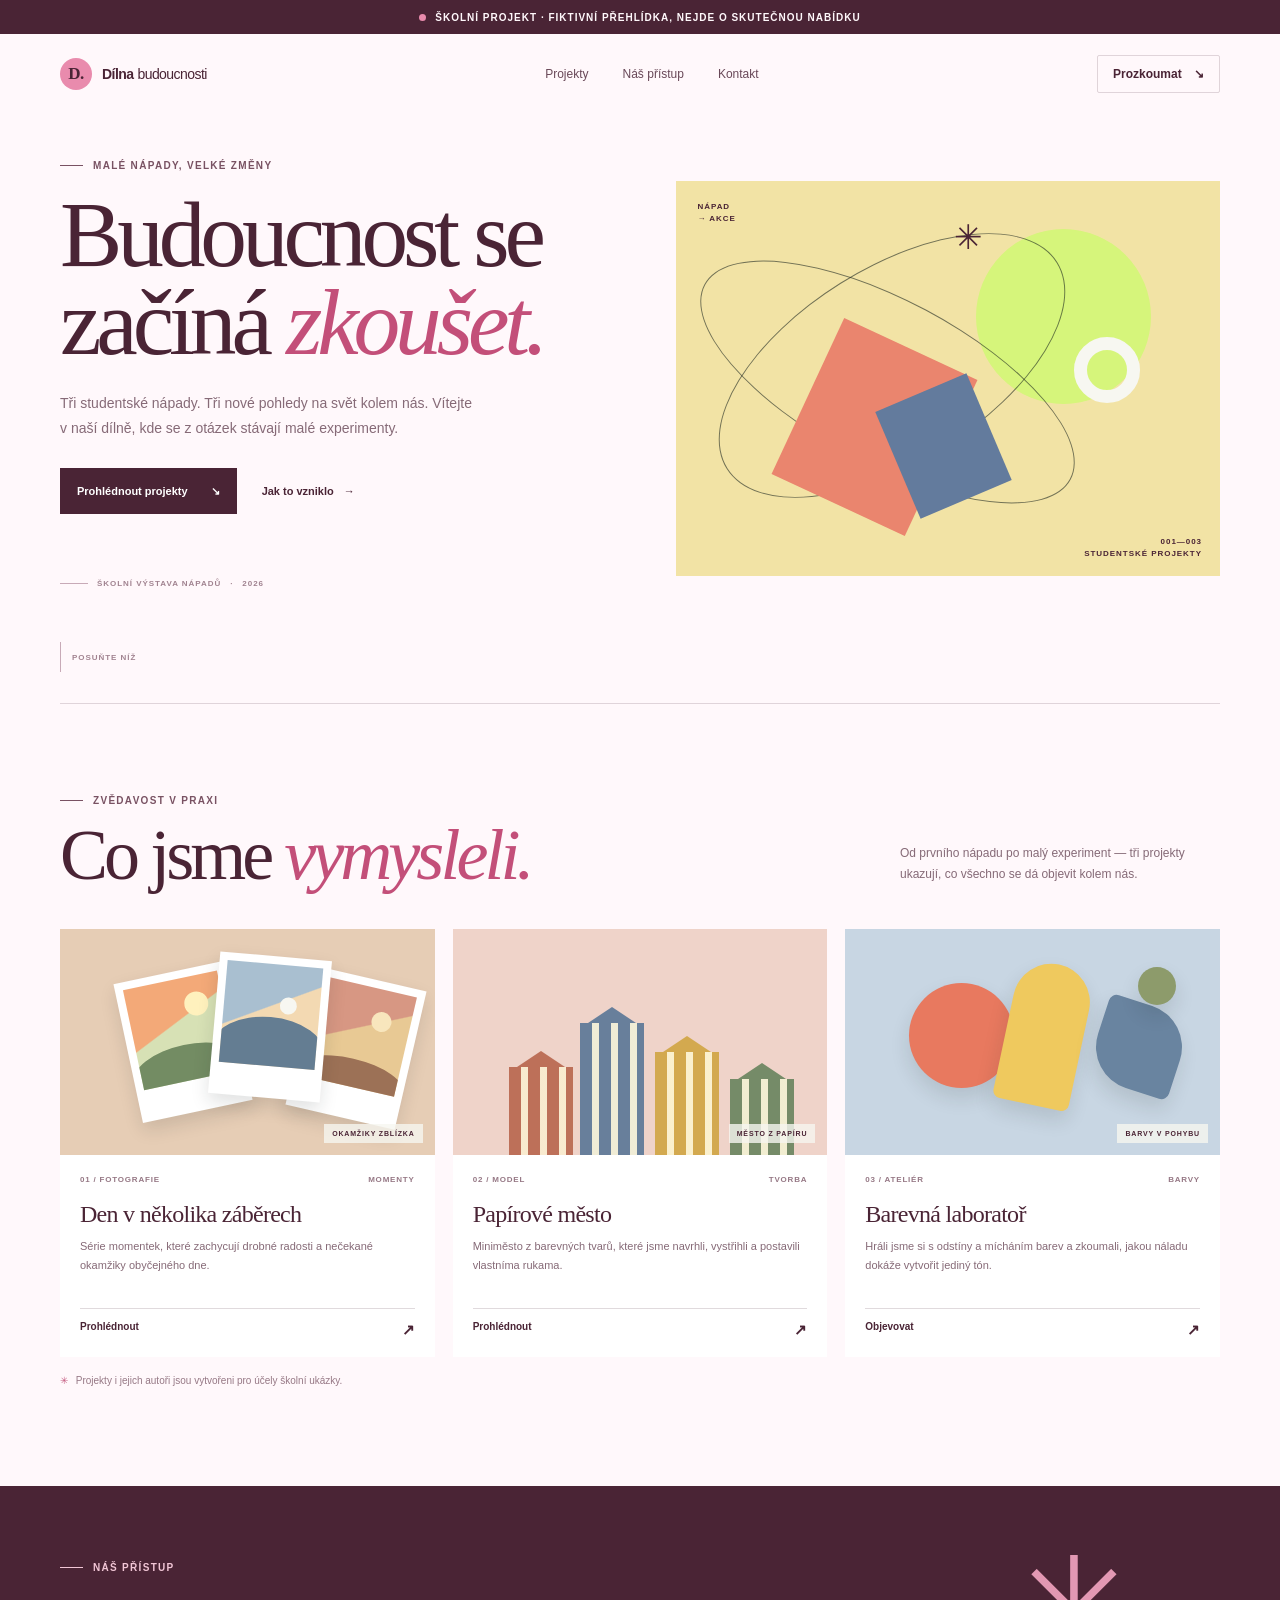
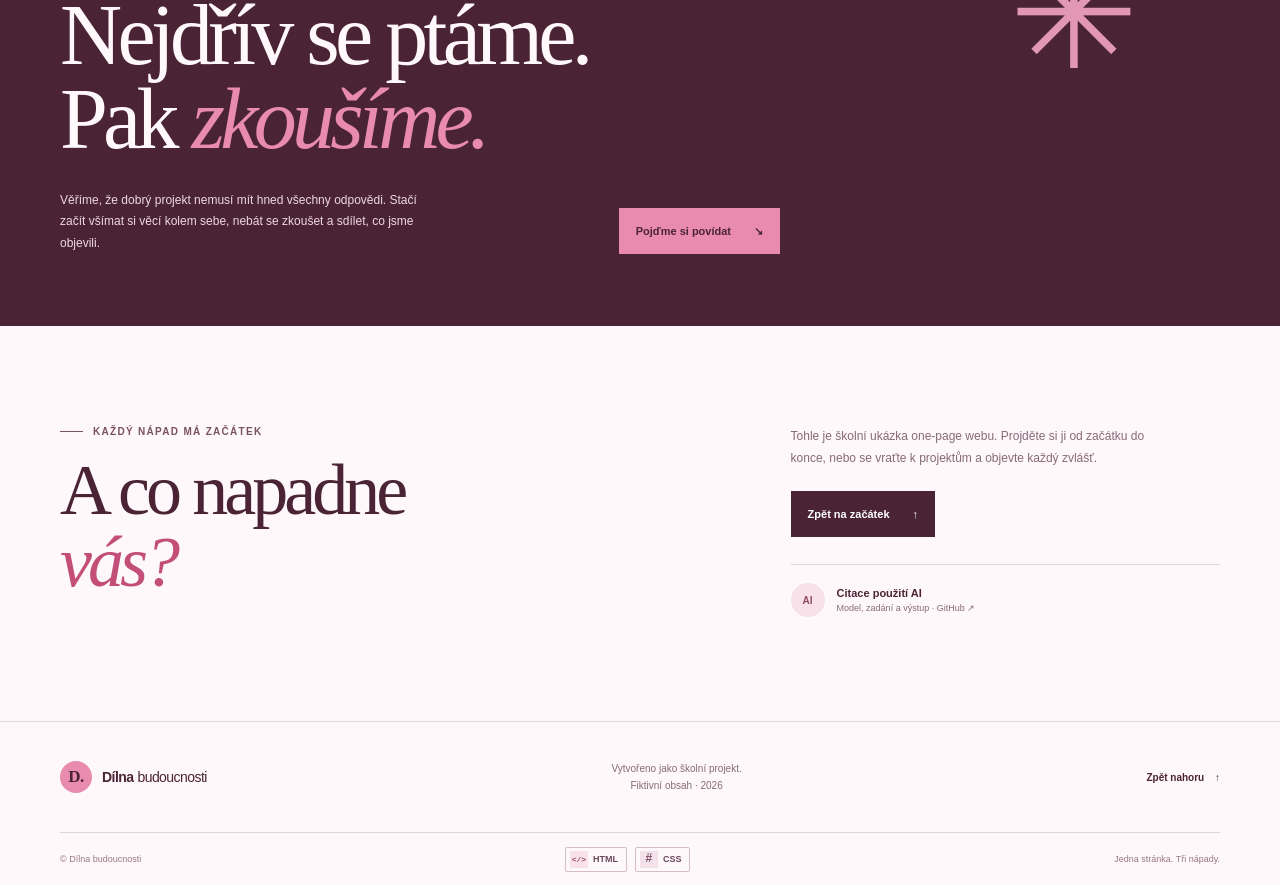
<file: index.html>
<!doctype html>
<html lang="cs">
<head>
  <meta charset="utf-8">
  <meta name="viewport" content="width=device-width, initial-scale=1">
  <meta name="description" content="Fiktivní školní přehlídka nápadů a projektů, které mění obyčejná místa v něco nového.">
  <title>Dílna budoucnosti — nápady v pohybu</title>
  <link rel="stylesheet" href="style.css">
</head>
<body>
  <a class="skip-link" href="#obsah">Přeskočit na obsah</a>

  <header class="site-header" id="nahoru">
    <div class="school-notice">
      <span class="notice-dot" aria-hidden="true"></span>
      Školní projekt · fiktivní přehlídka, nejde o skutečnou nabídku
    </div>
    <div class="nav-wrap">
      <a class="brand" href="#nahoru" aria-label="Dílna budoucnosti, úvod">
        <span class="brand-mark" aria-hidden="true">D.</span>
        <span>Dílna<span class="brand-light">budoucnosti</span></span>
      </a>
      <nav aria-label="Hlavní navigace">
        <a href="#projekty">Projekty</a>
        <a href="#pribeh">Náš přístup</a>
        <a href="#kontakt">Kontakt</a>
      </nav>
      <a class="nav-cta" href="#projekty">Prozkoumat <span aria-hidden="true">↘</span></a>
    </div>
  </header>

  <main id="obsah">
    <section class="hero section-wrap" aria-labelledby="hero-title">
      <div class="hero-copy">
        <p class="eyebrow"><span class="eyebrow-line"></span> Malé nápady, velké změny</p>
        <h1 id="hero-title">Budoucnost se<br>začíná <span>zkoušet.</span></h1>
        <p class="hero-lead">Tři studentské nápady. Tři nové pohledy na svět kolem nás. Vítejte v naší dílně, kde se z otázek stávají malé experimenty.</p>
        <div class="hero-actions">
          <a class="button button-dark" href="#projekty">Prohlédnout projekty <span aria-hidden="true">↘</span></a>
          <a class="text-link" href="#pribeh">Jak to vzniklo <span aria-hidden="true">→</span></a>
        </div>
        <div class="hero-caption"><span class="caption-rule"></span> ŠKOLNÍ VÝSTAVA NÁPADŮ <span>·</span> 2026</div>
      </div>
      <div class="hero-art" aria-label="Abstraktní ilustrace barevných tvarů" role="img">
        <div class="art-sun"></div>
        <div class="art-orbit orbit-one"></div>
        <div class="art-orbit orbit-two"></div>
        <div class="art-block block-one"></div>
        <div class="art-block block-two"></div>
        <div class="art-circle"></div>
        <span class="art-label label-top">NÁPAD<br>→ AKCE</span>
        <span class="art-label label-bottom">001—003<br>STUDENTSKÉ PROJEKTY</span>
        <span class="art-spark" aria-hidden="true">✳</span>
      </div>
      <a class="scroll-cue" href="#projekty"><span class="scroll-line"></span> POSUŇTE NÍŽ</a>
    </section>

    <section class="projects section-wrap" id="projekty" aria-labelledby="projects-title">
      <div class="section-heading">
        <div>
          <p class="eyebrow"><span class="eyebrow-line"></span> Zvědavost v praxi</p>
          <h2 id="projects-title">Co jsme <span>vymysleli.</span></h2>
        </div>
        <p class="section-intro">Od prvního nápadu po malý experiment — tři projekty ukazují, co všechno se dá objevit kolem nás.</p>
      </div>

      <div class="project-grid">
        <article class="project-card project-card-green">
          <div class="project-visual visual-moments" aria-hidden="true">
            <span class="photo-print print-one"><span class="photo-scene scene-one"></span></span>
            <span class="photo-print print-two"><span class="photo-scene scene-two"></span></span>
            <span class="photo-print print-three"><span class="photo-scene scene-three"></span></span>
            <span class="visual-note">OKAMŽIKY ZBLÍZKA</span>
          </div>
          <div class="project-info">
            <div class="project-meta"><span>01 / FOTOGRAFIE</span><span>MOMENTY</span></div>
            <h3>Den v několika záběrech</h3>
            <p>Série momentek, které zachycují drobné radosti a nečekané okamžiky obyčejného dne.</p>
            <a href="#kontakt" class="project-link" aria-label="Zjistit více o projektu Den v několika záběrech">Prohlédnout <span aria-hidden="true">↗</span></a>
          </div>
        </article>

        <article class="project-card project-card-pink">
          <div class="project-visual visual-paper" aria-hidden="true">
            <span class="paper-building building-one"></span>
            <span class="paper-building building-two"></span>
            <span class="paper-building building-three"></span>
            <span class="paper-building building-four"></span>
            <span class="visual-note">MĚSTO Z PAPÍRU</span>
          </div>
          <div class="project-info">
            <div class="project-meta"><span>02 / MODEL</span><span>TVORBA</span></div>
            <h3>Papírové město</h3>
            <p>Miniměsto z barevných tvarů, které jsme navrhli, vystřihli a postavili vlastníma rukama.</p>
            <a href="#kontakt" class="project-link" aria-label="Zjistit více o projektu Papírové město">Prohlédnout <span aria-hidden="true">↗</span></a>
          </div>
        </article>

        <article class="project-card project-card-blue">
          <div class="project-visual visual-colors" aria-hidden="true">
            <span class="color-shape shape-one"></span>
            <span class="color-shape shape-two"></span>
            <span class="color-shape shape-three"></span>
            <span class="color-shape shape-four"></span>
            <span class="visual-note">BARVY V POHYBU</span>
          </div>
          <div class="project-info">
            <div class="project-meta"><span>03 / ATELIÉR</span><span>BARVY</span></div>
            <h3>Barevná laboratoř</h3>
            <p>Hráli jsme si s odstíny a mícháním barev a zkoumali, jakou náladu dokáže vytvořit jediný tón.</p>
            <a href="#kontakt" class="project-link" aria-label="Zjistit více o projektu Barevná laboratoř">Objevovat <span aria-hidden="true">↗</span></a>
          </div>
        </article>
      </div>
      <p class="fiction-note"><span aria-hidden="true">✳</span> Projekty i jejich autoři jsou vytvořeni pro účely školní ukázky.</p>
    </section>

    <section class="manifesto" id="pribeh" aria-labelledby="manifesto-title">
      <div class="manifesto-inner section-wrap">
        <p class="eyebrow eyebrow-light"><span class="eyebrow-line"></span> Náš přístup</p>
        <h2 id="manifesto-title">Nejdřív se ptáme.<br>Pak <span>zkoušíme.</span></h2>
        <div class="manifesto-bottom">
          <p>Věříme, že dobrý projekt nemusí mít hned všechny odpovědi. Stačí začít všímat si věcí kolem sebe, nebát se zkoušet a sdílet, co jsme objevili.</p>
          <a class="button button-light" href="#kontakt">Pojďme si povídat <span aria-hidden="true">↘</span></a>
        </div>
        <span class="manifesto-star" aria-hidden="true">✳</span>
      </div>
    </section>

    <section class="contact section-wrap" id="kontakt" aria-labelledby="contact-title">
      <div>
        <p class="eyebrow"><span class="eyebrow-line"></span> Každý nápad má začátek</p>
        <h2 id="contact-title">A co napadne<br><span>vás?</span></h2>
      </div>
      <div class="contact-aside">
        <p>Tohle je školní ukázka one-page webu. Projděte si ji od začátku do konce, nebo se vraťte k projektům a objevte každý zvlášť.</p>
        <a class="button button-dark" href="#nahoru">Zpět na začátek <span aria-hidden="true">↑</span></a>
        <a class="ai-citation" href="https://github.com/Dhrickova/Dhrickova.github.io/blob/main/AI-CITACE.md" target="_blank" rel="noopener noreferrer">
          <span class="citation-icon" aria-hidden="true">AI</span>
          <span><strong>Citace použití AI</strong><small>Model, zadání a výstup · GitHub ↗</small></span>
        </a>
      </div>
    </section>
  </main>

  <footer class="site-footer">
    <div class="footer-main section-wrap">
      <a class="brand footer-brand" href="#nahoru" aria-label="Dílna budoucnosti, zpět na začátek">
        <span class="brand-mark" aria-hidden="true">D.</span>
        <span>Dílna<span class="brand-light">budoucnosti</span></span>
      </a>
      <p>Vytvořeno jako školní projekt.<br>Fiktivní obsah · 2026</p>
      <a class="back-top" href="#nahoru">Zpět nahoru <span aria-hidden="true">↑</span></a>
    </div>
    <div class="footer-bottom section-wrap">
      <span>© Dílna budoucnosti</span>
      <div class="validators" role="group" aria-label="Odkazy na validátory">
        <a class="validator-badge" id="validate-html" href="https://validator.w3.org/nu/" target="_blank" rel="noopener noreferrer" aria-label="Zkontrolovat HTML projektu ve validátoru W3C"><span class="badge-icon" aria-hidden="true">&lt;/&gt;</span> HTML</a>
        <a class="validator-badge" id="validate-css" href="https://jigsaw.w3.org/css-validator/" target="_blank" rel="noopener noreferrer" aria-label="Zkontrolovat CSS projektu ve validátoru W3C"><span class="badge-icon badge-css" aria-hidden="true">#</span> CSS</a>
      </div>
      <span>Jedna stránka. Tři nápady.</span>
    </div>
  </footer>
  <script>
    const htmlValidator = document.getElementById("validate-html");
    const cssValidator = document.getElementById("validate-css");

    function openValidationWindow() {
      const report = window.open("about:blank", "_blank");
      if (!report) {
        window.alert("Povolte vyskakovací okna, aby se zobrazil výsledek validace.");
        return null;
      }
      report.document.body.textContent = "Načítám zdroj projektu a spouštím validaci…";
      return report;
    }

    function showValidationError(report, error) {
      if (!report.closed) {
        report.document.body.textContent =
          `Validaci se nepodařilo spustit: ${error.message}`;
      }
    }

    htmlValidator.addEventListener("click", async (event) => {
      event.preventDefault();
      const report = openValidationWindow();
      if (!report) return;

      try {
        let source;
        if (window.location.protocol === "file:") {
          source = `<!doctype html>\n${document.documentElement.outerHTML}`;
        } else {
          const pageUrl = new URL(window.location.href);
          pageUrl.hash = "";
          const sourceResponse = await fetch(pageUrl, { cache: "no-store" });
          if (!sourceResponse.ok) {
            throw new Error(`Načtení index.html skončilo chybou ${sourceResponse.status}.`);
          }
          source = await sourceResponse.text();
        }
        const validationResponse = await fetch("https://validator.w3.org/nu/?out=html", {
          method: "POST",
          headers: { "Content-Type": "text/html; charset=utf-8" },
          body: source
        });
        if (!validationResponse.ok) {
          throw new Error(`HTML validátor odpověděl chybou ${validationResponse.status}.`);
        }
        const result = await validationResponse.text();
        if (!report.closed) {
          const validationDocument = new DOMParser().parseFromString(result, "text/html");
          const base = validationDocument.createElement("base");
          base.href = "https://validator.w3.org/nu/";
          validationDocument.head.prepend(base);
          report.document.open();
          report.document.write(`<!doctype html>${validationDocument.documentElement.outerHTML}`);
          report.document.close();
        }
      } catch (error) {
        showValidationError(report, error);
      }
    });

    cssValidator.addEventListener("click", async (event) => {
      event.preventDefault();
      const report = openValidationWindow();
      if (!report) return;

      try {
        const stylesheet = document.querySelector('link[rel="stylesheet"]');
        if (!stylesheet) throw new Error("V dokumentu nebyl nalezen soubor CSS.");
        let source;
        if (window.location.protocol === "file:") {
          const sheet = Array.from(document.styleSheets).find((item) => item.href === stylesheet.href);
          if (!sheet) throw new Error("V prohlížeči nebyl nalezen načtený soubor CSS.");
          source = Array.from(sheet.cssRules, (rule) => rule.cssText).join("\n\n");
        } else {
          const sourceResponse = await fetch(stylesheet.href, { cache: "no-store" });
          if (!sourceResponse.ok) {
            throw new Error(`Načtení style.css skončilo chybou ${sourceResponse.status}.`);
          }
          source = await sourceResponse.text();
        }
        const target = `css-validation-${Date.now()}`;
        report.name = target;

        const form = document.createElement("form");
        form.method = "post";
        form.enctype = "multipart/form-data";
        form.action = "https://jigsaw.w3.org/css-validator/validator";
        form.target = target;
        form.hidden = true;

        const css = document.createElement("textarea");
        css.name = "text";
        css.value = source;
        form.append(css);

        for (const [name, value] of [
          ["profile", "css3"],
          ["warning", "0"],
          ["output", "html"]
        ]) {
          const input = document.createElement("input");
          input.type = "hidden";
          input.name = name;
          input.value = value;
          form.append(input);
        }

        document.body.append(form);
        form.submit();
        form.remove();
      } catch (error) {
        showValidationError(report, error);
      }
    });
  </script>
</body>
</html>
</file>
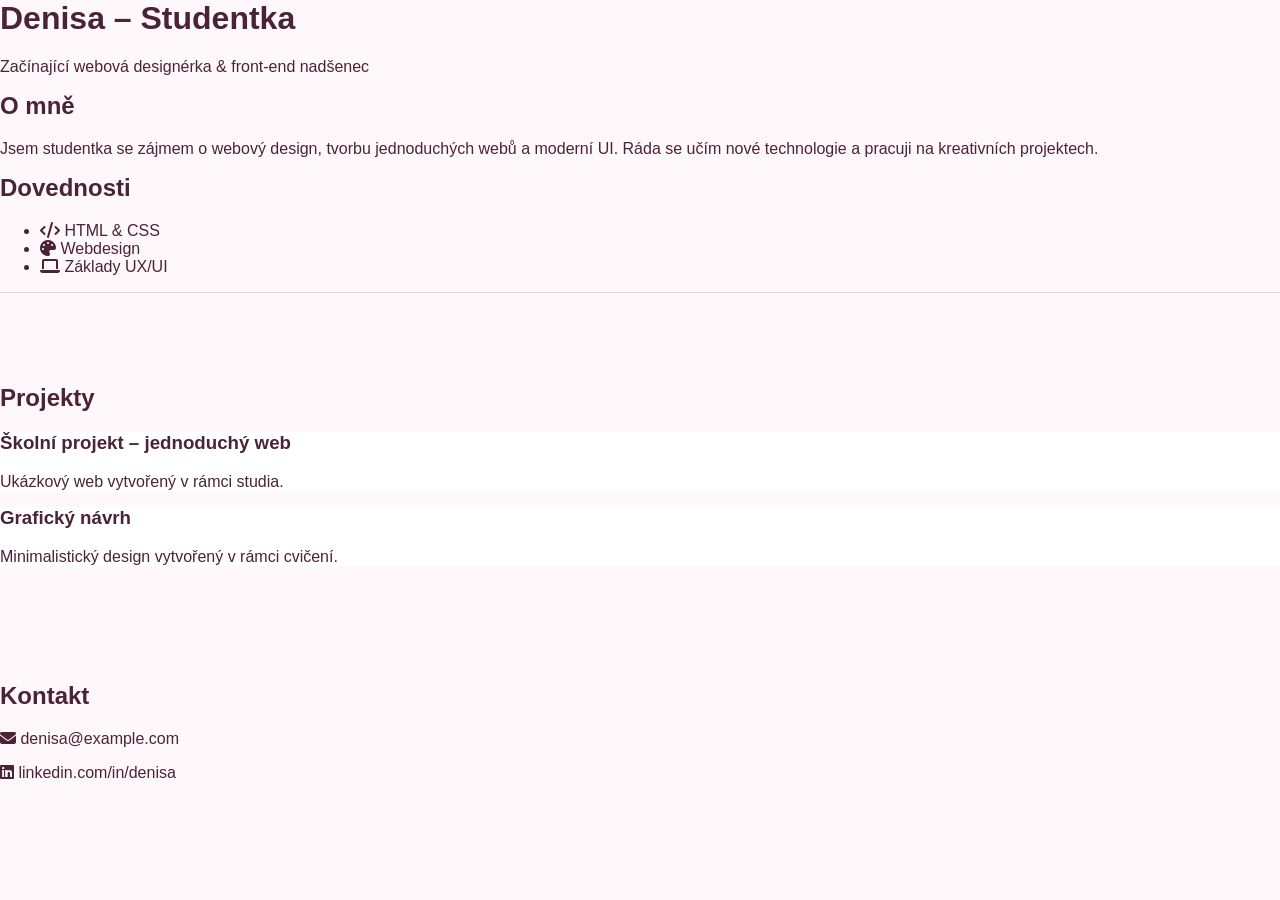
<file: portfolio.html>
<!DOCTYPE html>
<html lang="cs">
<head>
    <meta charset="UTF-8">
    <meta name="viewport" content="width=device-width, initial-scale=1.0">
    <title>Portfolio – Student</title>

    <!-- Google Font -->
    <link href="https://fonts.googleapis.com/css2?family=Poppins:wght@300;400;600&display=swap" rel="stylesheet">

    <!-- Font Awesome -->
    <link rel="stylesheet" href="https://cdnjs.cloudflare.com/ajax/libs/font-awesome/6.5.0/css/all.min.css">

    <link rel="stylesheet" href="style.css">
</head>
<body>

    <header>
        <h1>Denisa – Studentka</h1>
        <p>Začínající webová designérka & front‑end nadšenec</p>
    </header>

    <section class="about">
        <h2>O mně</h2>
        <p>
            Jsem studentka se zájmem o webový design, tvorbu jednoduchých webů a moderní UI. 
            Ráda se učím nové technologie a pracuji na kreativních projektech.
        </p>
    </section>

    <section class="skills">
        <h2>Dovednosti</h2>
        <ul>
            <li><i class="fa-solid fa-code"></i> HTML & CSS</li>
            <li><i class="fa-solid fa-palette"></i> Webdesign</li>
            <li><i class="fa-solid fa-laptop"></i> Základy UX/UI</li>
        </ul>
    </section>

    <section class="projects">
        <h2>Projekty</h2>
        <div class="project-card">
            <h3>Školní projekt – jednoduchý web</h3>
            <p>Ukázkový web vytvořený v rámci studia.</p>
        </div>

        <div class="project-card">
            <h3>Grafický návrh</h3>
            <p>Minimalistický design vytvořený v rámci cvičení.</p>
        </div>
    </section>

    <footer>
        <h2>Kontakt</h2>
        <p><i class="fa-solid fa-envelope"></i> denisa@example.com</p>
        <p><i class="fa-brands fa-linkedin"></i> linkedin.com/in/denisa</p>
    </footer>

</body>
</html>
</file>
<file: style.css>
:root {
  color-scheme: light;
  --ink: #4a2435;
  --muted: #866a77;
  --paper: #fff8fb;
  --pink: #e98bad;
  --line: rgba(74, 36, 53, 0.17);
  --serif: Georgia, "Times New Roman", serif;
  --sans: Arial, Helvetica, sans-serif;
}

* {
  box-sizing: border-box;
}

html {
  scroll-behavior: smooth;
  scroll-padding-top: 90px;
}

body {
  margin: 0;
  background: var(--paper);
  color: var(--ink);
  font-family: var(--sans);
  -webkit-font-smoothing: antialiased;
}

a {
  color: inherit;
}

.skip-link {
  position: absolute;
  z-index: 10;
  top: 8px;
  left: 8px;
  padding: 12px 16px;
  transform: translateY(-150%);
  background: var(--ink);
  color: white;
}

.skip-link:focus {
  transform: translateY(0);
}

.section-wrap,
.nav-wrap {
  width: min(1160px, calc(100% - 64px));
  margin-inline: auto;
}

.school-notice {
  display: flex;
  min-height: 34px;
  align-items: center;
  justify-content: center;
  gap: 9px;
  padding: 6px 16px;
  background: var(--ink);
  color: #fff8fb;
  font-size: 10px;
  font-weight: 700;
  letter-spacing: 0.1em;
  text-align: center;
  text-transform: uppercase;
}

.notice-dot {
  width: 7px;
  height: 7px;
  flex: 0 0 auto;
  border-radius: 50%;
  background: var(--pink);
}

.nav-wrap {
  display: flex;
  min-height: 79px;
  align-items: center;
  justify-content: space-between;
  gap: 28px;
}

.brand {
  display: inline-flex;
  align-items: center;
  gap: 10px;
  font-size: 14px;
  font-weight: 800;
  letter-spacing: -0.04em;
  text-decoration: none;
}

.brand-mark {
  display: grid;
  width: 32px;
  height: 32px;
  place-items: center;
  border-radius: 50%;
  background: var(--pink);
  font-family: var(--serif);
  font-size: 17px;
  font-weight: 700;
}

.brand-light {
  margin-left: 4px;
  font-weight: 400;
}

.nav-wrap nav {
  display: flex;
  align-items: center;
  gap: 34px;
}

.nav-wrap nav a,
.nav-cta {
  font-size: 12px;
  text-decoration: none;
}

.nav-wrap nav a {
  color: #694858;
  transition: color 160ms ease;
}

.nav-wrap nav a:hover,
.nav-wrap nav a:focus-visible {
  color: #bd4d76;
}

.nav-cta {
  padding: 11px 15px;
  border: 1px solid var(--line);
  border-radius: 2px;
  font-weight: 700;
}

.nav-cta span {
  margin-left: 9px;
}

.hero {
  position: relative;
  display: grid;
  min-height: 590px;
  grid-template-columns: 1fr 0.93fr;
  align-items: center;
  gap: 32px;
  padding-top: 40px;
  padding-bottom: 100px;
}

.hero-copy {
  position: relative;
  z-index: 1;
  padding-bottom: 8px;
}

.eyebrow {
  display: flex;
  align-items: center;
  gap: 10px;
  margin: 0 0 20px;
  color: #795263;
  font-size: 10px;
  font-weight: 700;
  letter-spacing: 0.13em;
  text-transform: uppercase;
}

.eyebrow-line {
  width: 23px;
  height: 1px;
  background: currentColor;
}

h1,
h2,
h3,
p {
  margin-top: 0;
}

.hero h1,
.section-heading h2,
.manifesto h2,
.contact h2 {
  margin-bottom: 0;
  font-family: var(--serif);
  font-weight: 400;
  letter-spacing: -0.055em;
}

.hero h1 {
  font-size: clamp(62px, 7.3vw, 98px);
  line-height: 0.94;
}

.hero h1 span,
.section-heading h2 span,
.contact h2 span {
  color: #c34f79;
  font-style: italic;
}

.hero-lead {
  max-width: 420px;
  margin: 24px 0 27px;
  color: var(--muted);
  font-size: 14px;
  line-height: 1.8;
}

.hero-actions {
  display: flex;
  align-items: center;
  gap: 25px;
}

.button {
  display: inline-flex;
  min-height: 46px;
  align-items: center;
  justify-content: center;
  gap: 23px;
  padding: 0 17px;
  font-size: 11px;
  font-weight: 700;
  text-decoration: none;
  transition: transform 180ms ease, background-color 180ms ease;
}

.button:hover {
  transform: translateY(-2px);
}

.button-dark {
  background: var(--ink);
  color: white;
}

.button-dark:hover {
  background: #693b50;
}

.text-link {
  font-size: 11px;
  font-weight: 700;
  text-decoration: none;
}

.text-link span {
  margin-left: 7px;
}

.hero-caption {
  display: flex;
  align-items: center;
  gap: 9px;
  margin-top: 65px;
  color: #a18390;
  font-size: 8px;
  font-weight: 700;
  letter-spacing: 0.12em;
}

.caption-rule {
  width: 28px;
  height: 1px;
  background: #c8aab7;
}

.hero-art {
  position: relative;
  width: 100%;
  height: 395px;
  overflow: hidden;
  background: #f2e3a5;
}

.art-sun {
  position: absolute;
  top: 48px;
  right: 69px;
  width: 175px;
  height: 175px;
  border-radius: 50%;
  background: #d6f57b;
}

.art-orbit {
  position: absolute;
  z-index: 1;
  border: 1px solid rgba(23, 34, 28, 0.58);
  border-radius: 50%;
  transform: rotate(-32deg);
}

.orbit-one {
  top: 87px;
  left: 21px;
  width: 390px;
  height: 195px;
}

.orbit-two {
  top: 119px;
  left: 4px;
  width: 415px;
  height: 164px;
  transform: rotate(28deg);
}

.art-block {
  position: absolute;
  z-index: 2;
  width: 147px;
  height: 172px;
  background: #ea856e;
  transform: rotate(25deg);
}

.block-one {
  top: 160px;
  left: 125px;
}

.block-two {
  top: 207px;
  left: 218px;
  width: 99px;
  height: 116px;
  background: #637b9d;
  transform: rotate(-23deg);
}

.art-circle {
  position: absolute;
  z-index: 3;
  top: 156px;
  right: 80px;
  width: 66px;
  height: 66px;
  border: 13px solid #f7f7f1;
  border-radius: 50%;
}

.art-label {
  position: absolute;
  z-index: 4;
  font-size: 8px;
  font-weight: 700;
  letter-spacing: 0.12em;
  line-height: 1.5;
}

.label-top {
  top: 20px;
  left: 21px;
}

.label-bottom {
  right: 18px;
  bottom: 16px;
  text-align: right;
}

.art-spark {
  position: absolute;
  z-index: 4;
  top: 36px;
  left: 51%;
  font-size: 34px;
}

.scroll-cue {
  position: absolute;
  bottom: 31px;
  left: 0;
  display: flex;
  align-items: center;
  gap: 11px;
  color: #a18390;
  font-size: 8px;
  font-weight: 700;
  letter-spacing: 0.12em;
  text-decoration: none;
}

.scroll-line {
  width: 1px;
  height: 30px;
  background: #c8aab7;
}

.projects {
  padding-top: 91px;
  padding-bottom: 100px;
  border-top: 1px solid var(--line);
}

.section-heading {
  display: flex;
  align-items: end;
  justify-content: space-between;
  gap: 35px;
  margin-bottom: 38px;
}

.section-heading .eyebrow {
  margin-bottom: 13px;
}

.section-heading h2,
.contact h2 {
  font-size: clamp(48px, 5.7vw, 72px);
  line-height: 1;
}

.section-intro {
  max-width: 320px;
  margin-bottom: 5px;
  color: var(--muted);
  font-size: 12px;
  line-height: 1.8;
}

.project-grid {
  display: grid;
  grid-template-columns: repeat(3, minmax(0, 1fr));
  gap: 18px;
}

.project-card {
  min-width: 0;
  background: #fff;
}

.project-visual {
  position: relative;
  height: 226px;
  overflow: hidden;
}

.visual-moments {
  background: #e6cdb5;
}

.visual-paper {
  background: #efd3c9;
}

.visual-colors {
  background: #c8d6e3;
}

.photo-print {
  position: absolute;
  width: 112px;
  height: 142px;
  padding: 8px 8px 24px;
  background: #fff;
  box-shadow: 0 8px 18px rgba(23, 34, 28, 0.13);
}

.print-one {
  top: 42px;
  left: 18%;
  transform: rotate(-12deg);
}

.print-two {
  top: 27px;
  left: 41%;
  z-index: 1;
  transform: rotate(5deg);
}

.print-three {
  top: 48px;
  left: 64%;
  transform: rotate(13deg);
}

.photo-scene {
  position: absolute;
  inset: 8px 8px 32px;
  overflow: hidden;
  background: linear-gradient(155deg, #f3a978 0 43%, #d7e1b5 44% 100%);
}

.photo-scene::before,
.photo-scene::after {
  position: absolute;
  content: "";
}

.photo-scene::before {
  top: 16px;
  right: 15px;
  width: 24px;
  height: 24px;
  border-radius: 50%;
  background: #fff1bd;
}

.photo-scene::after {
  right: -9px;
  bottom: -19px;
  left: -9px;
  height: 55px;
  border-radius: 50% 50% 0 0;
  background: #738c63;
}

.scene-two {
  background: linear-gradient(155deg, #a9bfd0 0 43%, #f3d9b2 44% 100%);
}

.scene-two::before {
  top: 32px;
  right: 23px;
  width: 17px;
  height: 17px;
  background: #f7f7f1;
}

.scene-two::after {
  height: 68px;
  background: #647d92;
}

.scene-three {
  background: linear-gradient(155deg, #d79783 0 43%, #e8c994 44% 100%);
}

.scene-three::before {
  top: 22px;
  right: 19px;
  width: 20px;
  height: 20px;
  background: #f8e6bd;
}

.scene-three::after {
  height: 47px;
  background: #9c7156;
}

.paper-building {
  position: absolute;
  bottom: 0;
  width: 17%;
  background: repeating-linear-gradient(
    to right,
    transparent 0 12px,
    rgba(255, 248, 220, 0.9) 12px 19px
  ), var(--building-color);
}

.paper-building::before {
  position: absolute;
  top: -16px;
  left: 50%;
  width: 0;
  height: 0;
  border-right: 24px solid transparent;
  border-bottom: 16px solid var(--building-color);
  border-left: 24px solid transparent;
  transform: translateX(-50%);
  content: "";
}

.building-one {
  left: 15%;
  height: 88px;
  --building-color: #bd7059;
}

.building-two {
  left: 34%;
  height: 132px;
  --building-color: #687f9b;
}

.building-three {
  left: 54%;
  height: 103px;
  --building-color: #d3a94f;
}

.building-four {
  left: 74%;
  height: 76px;
  --building-color: #758b68;
}

.color-shape {
  position: absolute;
  box-shadow: 0 10px 20px rgba(23, 34, 28, 0.12);
}

.shape-one {
  top: 54px;
  left: 17%;
  width: 105px;
  height: 105px;
  border-radius: 50%;
  background: #e8795f;
}

.shape-two {
  top: 34px;
  left: 43%;
  width: 77px;
  height: 143px;
  border-radius: 40px 40px 8px 8px;
  background: #efc95e;
  transform: rotate(12deg);
}

.shape-three {
  top: 75px;
  left: 67%;
  width: 86px;
  height: 86px;
  border-radius: 8px 50% 8px 50%;
  background: #6984a0;
  transform: rotate(18deg);
}

.shape-four {
  top: 38px;
  left: 78%;
  width: 38px;
  height: 38px;
  border-radius: 50%;
  background: #8d9b6b;
}

.visual-note {
  position: absolute;
  right: 12px;
  bottom: 12px;
  padding: 6px 8px;
  background: rgba(247, 247, 241, 0.8);
  font-size: 7px;
  font-weight: 700;
  letter-spacing: 0.12em;
}

.project-info {
  padding: 20px 20px 18px;
}

.project-meta {
  display: flex;
  justify-content: space-between;
  gap: 10px;
  color: #967885;
  font-size: 8px;
  font-weight: 700;
  letter-spacing: 0.1em;
}

.project-info h3 {
  margin: 17px 0 9px;
  font-family: var(--serif);
  font-size: 24px;
  font-weight: 400;
  letter-spacing: -0.03em;
}

.project-info p {
  min-height: 54px;
  margin-bottom: 17px;
  color: var(--muted);
  font-size: 11px;
  line-height: 1.7;
}

.project-link {
  display: flex;
  justify-content: space-between;
  padding-top: 12px;
  border-top: 1px solid var(--line);
  font-size: 10px;
  font-weight: 700;
  text-decoration: none;
}

.project-link span {
  font-size: 15px;
}

.fiction-note {
  margin: 18px 0 0;
  color: #967885;
  font-size: 10px;
}

.fiction-note span {
  margin-right: 5px;
  color: #c45c81;
}

.manifesto {
  overflow: hidden;
  background: var(--ink);
  color: #fff8fb;
}

.manifesto-inner {
  position: relative;
  min-height: 440px;
  padding-top: 76px;
  padding-bottom: 70px;
}

.eyebrow-light {
  color: #f2c6d6;
}

.manifesto h2 {
  position: relative;
  z-index: 1;
  font-size: clamp(56px, 7vw, 86px);
  line-height: 0.98;
}

.manifesto h2 span {
  color: var(--pink);
  font-style: italic;
}

.manifesto-bottom {
  display: flex;
  max-width: 720px;
  align-items: end;
  justify-content: space-between;
  gap: 35px;
  margin-top: 28px;
}

.manifesto-bottom p {
  max-width: 370px;
  margin: 0;
  color: #efd8e1;
  font-size: 12px;
  line-height: 1.8;
}

.button-light {
  flex: 0 0 auto;
  background: var(--pink);
  color: var(--ink);
}

.button-light:hover {
  background: #f7c5d7;
}

.manifesto-star {
  position: absolute;
  top: 38px;
  right: 7%;
  color: rgba(243, 165, 193, 0.9);
  font-size: 155px;
}

.contact {
  display: grid;
  grid-template-columns: 1fr 0.65fr;
  gap: 70px;
  padding-top: 100px;
  padding-bottom: 100px;
}

.contact .eyebrow {
  margin-bottom: 17px;
}

.contact-aside {
  align-self: end;
  padding-bottom: 4px;
}

.contact-aside > p {
  max-width: 375px;
  margin-bottom: 22px;
  color: var(--muted);
  font-size: 12px;
  line-height: 1.8;
}

.contact-aside .button {
  margin-bottom: 27px;
}

.ai-citation {
  display: flex;
  align-items: center;
  gap: 12px;
  padding-top: 18px;
  border-top: 1px solid var(--line);
  text-decoration: none;
}

.citation-icon {
  display: grid;
  width: 34px;
  height: 34px;
  flex: 0 0 auto;
  place-items: center;
  border-radius: 50%;
  background: #f8e1e9;
  color: #8f4965;
  font-size: 10px;
  font-weight: 800;
}

.ai-citation strong,
.ai-citation small {
  display: block;
}

.ai-citation strong {
  margin-bottom: 4px;
  font-size: 11px;
}

.ai-citation small {
  color: var(--muted);
  font-size: 9px;
}

.site-footer {
  border-top: 1px solid var(--line);
}

.footer-main,
.footer-bottom {
  display: flex;
  align-items: center;
  justify-content: space-between;
  gap: 20px;
}

.footer-main {
  min-height: 110px;
}

.footer-main p {
  margin: 0;
  color: var(--muted);
  font-size: 10px;
  line-height: 1.7;
  text-align: center;
}

.back-top {
  font-size: 10px;
  font-weight: 700;
  text-decoration: none;
}

.back-top span {
  margin-left: 8px;
}

.footer-bottom {
  min-height: 53px;
  border-top: 1px solid var(--line);
  color: #967885;
  font-size: 9px;
}

.validators {
  display: flex;
  gap: 8px;
}

.validator-badge {
  display: inline-flex;
  min-height: 24px;
  align-items: center;
  gap: 5px;
  padding: 3px 8px 3px 4px;
  border: 1px solid #d5bdc8;
  border-radius: 2px;
  color: #694858;
  font-size: 9px;
  font-weight: 700;
  text-decoration: none;
}

.badge-icon {
  display: grid;
  width: 18px;
  height: 17px;
  place-items: center;
  background: #f8e1e9;
  color: #8f4965;
  font-family: monospace;
  font-size: 8px;
}

.badge-css {
  background: #f3e2ea;
  color: #83536b;
  font-size: 12px;
  font-weight: 700;
}

:focus-visible {
  outline: 2px solid #bd4d76;
  outline-offset: 4px;
}

@media (max-width: 760px) {
  .section-wrap,
  .nav-wrap {
    width: min(100% - 40px, 560px);
  }

  .nav-wrap {
    min-height: 70px;
  }

  .nav-wrap nav {
    gap: 17px;
  }

  .nav-wrap nav a {
    font-size: 10px;
  }

  .nav-cta {
    display: none;
  }

  .hero {
    min-height: 0;
    grid-template-columns: 1fr;
    gap: 35px;
    padding-top: 67px;
    padding-bottom: 90px;
  }

  .hero h1 {
    font-size: clamp(62px, 12vw, 82px);
  }

  .hero-caption {
    margin-top: 36px;
  }

  .hero-art {
    width: min(100%, 500px);
    height: 350px;
    justify-self: center;
  }

  .scroll-cue {
    bottom: 22px;
  }

  .projects {
    padding-top: 70px;
    padding-bottom: 75px;
  }

  .section-heading {
    align-items: start;
    flex-direction: column;
    gap: 15px;
  }

  .section-intro {
    max-width: 420px;
  }

  .project-grid {
    grid-template-columns: 1fr;
    gap: 20px;
  }

  .project-visual {
    height: 260px;
  }

  .project-info p {
    min-height: 0;
  }

  .manifesto-inner {
    min-height: 420px;
    padding-top: 65px;
    padding-bottom: 55px;
  }

  .manifesto-star {
    top: 42px;
    right: 0;
    font-size: 100px;
  }

  .manifesto-bottom {
    align-items: start;
    flex-direction: column;
    gap: 22px;
  }

  .contact {
    grid-template-columns: 1fr;
    gap: 25px;
    padding-top: 75px;
    padding-bottom: 75px;
  }
}

@media (max-width: 470px) {
  .section-wrap,
  .nav-wrap {
    width: calc(100% - 32px);
  }

  .school-notice {
    font-size: 8px;
    letter-spacing: 0.06em;
  }

  .brand {
    gap: 7px;
    font-size: 12px;
  }

  .brand-mark {
    width: 29px;
    height: 29px;
  }

  .nav-wrap nav {
    gap: 12px;
  }

  .nav-wrap nav a {
    font-size: 9px;
  }

  .hero h1 {
    font-size: 58px;
  }

  .hero-art {
    height: 295px;
  }

  .art-sun {
    top: 38px;
    right: 39px;
    width: 135px;
    height: 135px;
  }

  .orbit-one {
    top: 72px;
    left: -42px;
    width: 345px;
    height: 165px;
  }

  .orbit-two {
    top: 100px;
    left: -42px;
    width: 355px;
    height: 148px;
  }

  .block-one {
    top: 129px;
    left: 88px;
    width: 125px;
    height: 145px;
  }

  .block-two {
    top: 170px;
    left: 177px;
    width: 85px;
    height: 100px;
  }

  .art-circle {
    top: 124px;
    right: 43px;
    width: 56px;
    height: 56px;
    border-width: 10px;
  }

  .art-spark {
    top: 26px;
    font-size: 27px;
  }

  .hero-actions {
    align-items: start;
    flex-direction: column;
    gap: 17px;
  }

  .hero-caption {
    margin-top: 32px;
  }

  .section-heading h2,
  .contact h2 {
    font-size: 54px;
  }

  .manifesto h2 {
    font-size: 58px;
  }

  .footer-main {
    min-height: 105px;
    flex-wrap: wrap;
    justify-content: space-between;
  }

  .footer-main p {
    order: 3;
    width: 100%;
    padding-bottom: 12px;
    text-align: left;
  }

  .footer-bottom {
    flex-wrap: wrap;
    padding-top: 12px;
    padding-bottom: 12px;
  }

  .footer-bottom > span:last-child {
    display: none;
  }
}

@media (prefers-reduced-motion: reduce) {
  *,
  *::before,
  *::after {
    scroll-behavior: auto !important;
    transition-duration: 0.01ms !important;
  }
}
</file>
